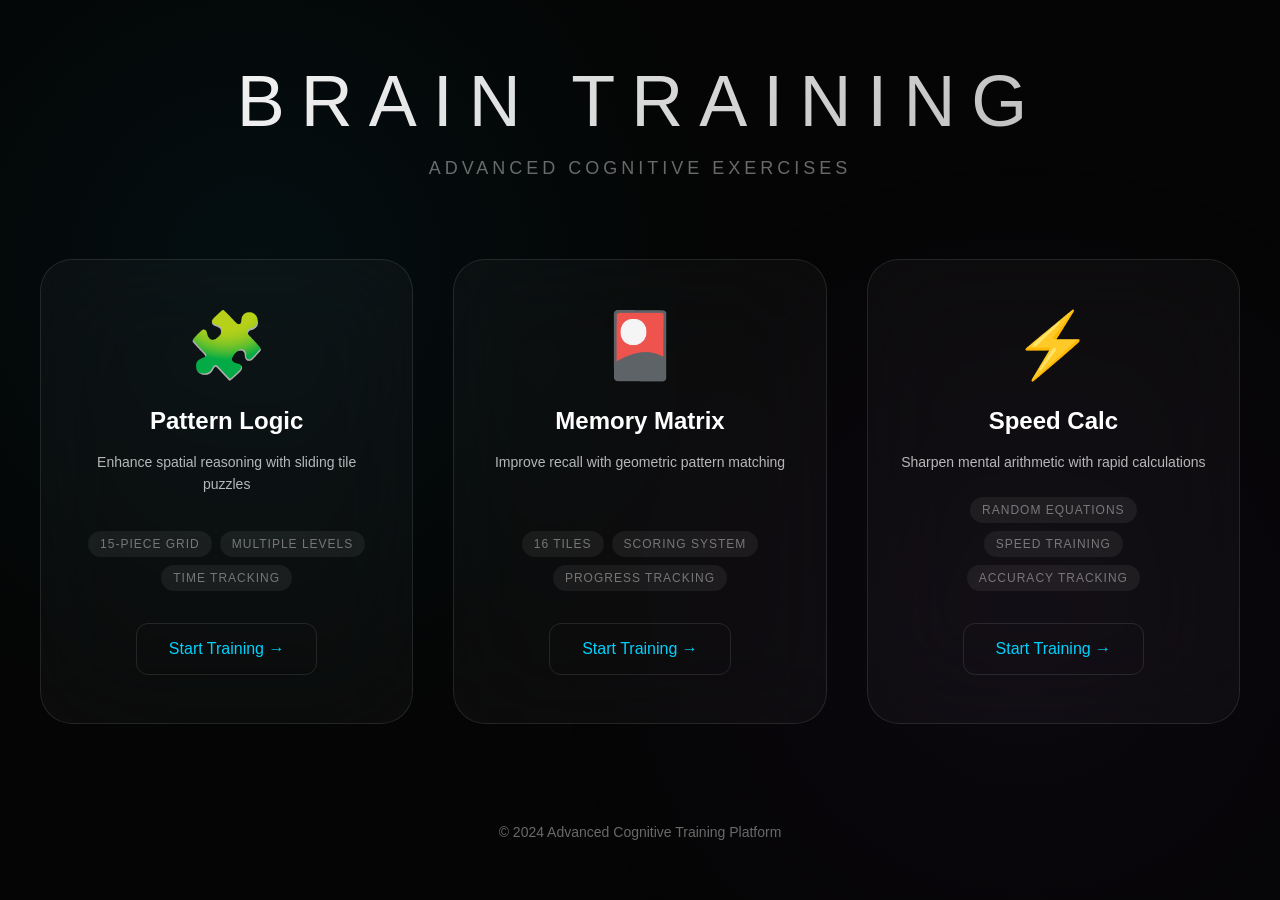
<file: index.html>
<!DOCTYPE html>
<html lang="en">
<head>
    <meta charset="UTF-8">
    <meta name="viewport" content="width=device-width, initial-scale=1.0">
    <title>Brain Training Portal</title>
    <meta name="description" content="Advanced cognitive training exercises for mental fitness">
    <link rel="stylesheet" href="style-mirage.css">
</head>
<body>
    <!-- Background Effect -->
    <div class="background-overlay"></div>
    
    <!-- Main Container -->
    <div class="brain-training-portal">
        <!-- Header -->
        <header class="portal-header">
            <h1 class="portal-title">Brain Training</h1>
            <p class="portal-subtitle">Advanced Cognitive Exercises</p>
        </header>
        
        <!-- Game Cards Grid -->
        <main class="games-grid">
            <!-- Pattern Logic Card -->
            <article class="game-card" data-game="pattern">
                <div class="card-content">
                    <div class="card-icon">🧩</div>
                    <h3 class="card-title">Pattern Logic</h3>
                    <p class="card-description">Enhance spatial reasoning with sliding tile puzzles</p>
                    <div class="card-features">
                        <span class="feature">15-Piece Grid</span>
                        <span class="feature">Multiple Levels</span>
                        <span class="feature">Time Tracking</span>
                    </div>
                    <a href="pattern.html" class="card-link">Start Training →</a>
                </div>
            </article>
            
            <!-- Memory Matrix Card -->
            <article class="game-card" data-game="matrix">
                <div class="card-content">
                    <div class="card-icon">🎴</div>
                    <h3 class="card-title">Memory Matrix</h3>
                    <p class="card-description">Improve recall with geometric pattern matching</p>
                    <div class="card-features">
                        <span class="feature">16 Tiles</span>
                        <span class="feature">Scoring System</span>
                        <span class="feature">Progress Tracking</span>
                    </div>
                    <a href="matrix.html" class="card-link">Start Training →</a>
                </div>
            </article>
            
            <!-- Speed Calc Card -->
            <article class="game-card" data-game="calc">
                <div class="card-content">
                    <div class="card-icon">⚡</div>
                    <h3 class="card-title">Speed Calc</h3>
                    <p class="card-description">Sharpen mental arithmetic with rapid calculations</p>
                    <div class="card-features">
                        <span class="feature">Random Equations</span>
                        <span class="feature">Speed Training</span>
                        <span class="feature">Accuracy Tracking</span>
                    </div>
                    <a href="calc.html" class="card-link">Start Training →</a>
                </div>
            </article>
        </main>
        
        <!-- Footer -->
        <footer class="portal-footer">
            <p>&copy; 2024 Advanced Cognitive Training Platform</p>
        </footer>
    </div>
    
    <!-- Scripts -->
    <script src="config.js"></script>
</body>
</html>
</file>
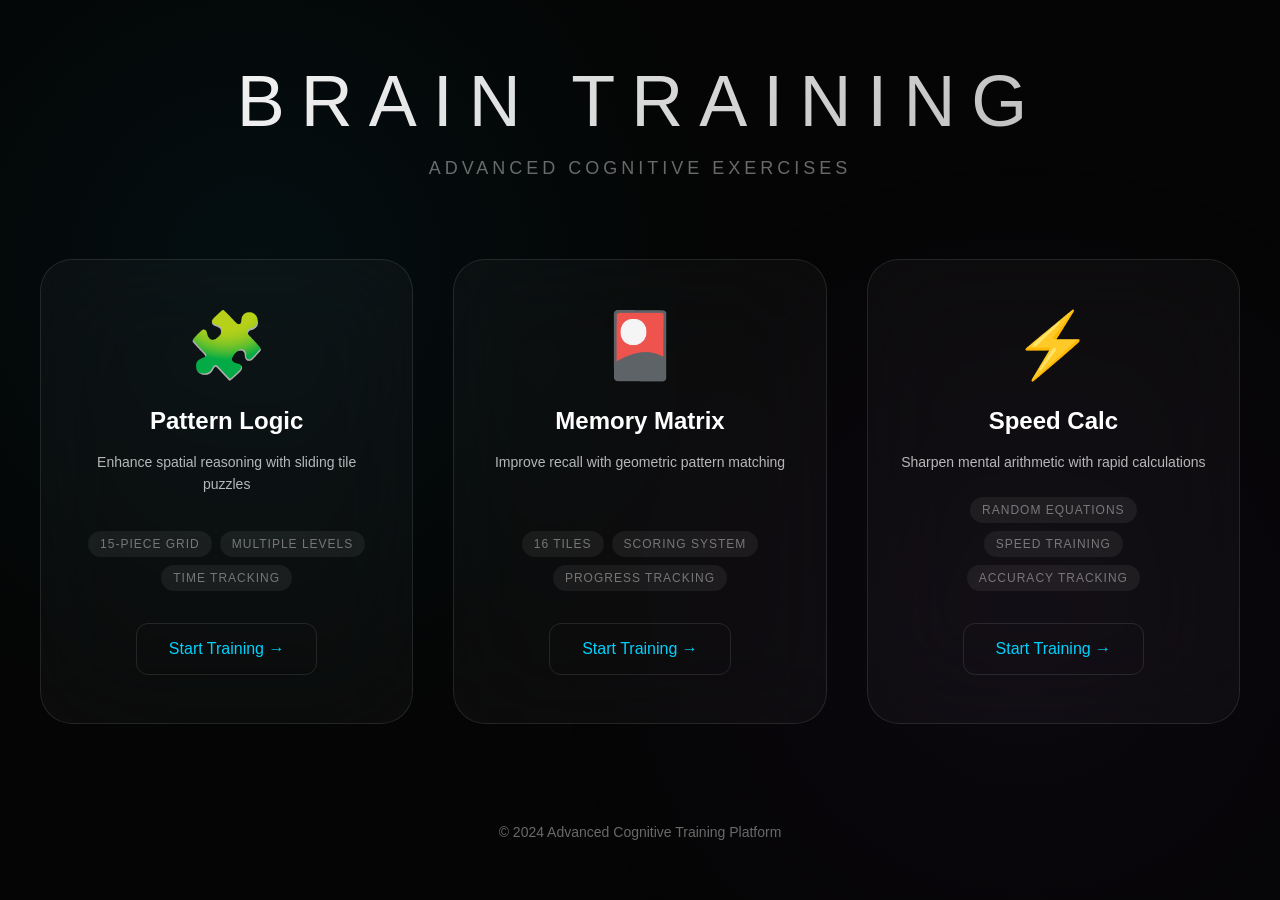
<file: index-mirage.html>
<!DOCTYPE html>
<html lang="en">
<head>
    <meta charset="UTF-8">
    <meta name="viewport" content="width=device-width, initial-scale=1.0">
    <title>Brain Training Portal</title>
    <meta name="description" content="Advanced cognitive training exercises for mental fitness">
    <link rel="stylesheet" href="style-mirage.css">
</head>
<body>
    <!-- Background Effect -->
    <div class="background-overlay"></div>
    
    <!-- Main Container -->
    <div class="brain-training-portal">
        <!-- Header -->
        <header class="portal-header">
            <h1 class="portal-title">Brain Training</h1>
            <p class="portal-subtitle">Advanced Cognitive Exercises</p>
        </header>
        
        <!-- Game Cards Grid -->
        <main class="games-grid">
            <!-- Pattern Logic Card -->
            <article class="game-card" data-game="pattern">
                <div class="card-content">
                    <div class="card-icon">🧩</div>
                    <h3 class="card-title">Pattern Logic</h3>
                    <p class="card-description">Enhance spatial reasoning with sliding tile puzzles</p>
                    <div class="card-features">
                        <span class="feature">15-Piece Grid</span>
                        <span class="feature">Multiple Levels</span>
                        <span class="feature">Time Tracking</span>
                    </div>
                    <a href="pattern.html" class="card-link">Start Training →</a>
                </div>
            </article>
            
            <!-- Memory Matrix Card -->
            <article class="game-card" data-game="matrix">
                <div class="card-content">
                    <div class="card-icon">🎴</div>
                    <h3 class="card-title">Memory Matrix</h3>
                    <p class="card-description">Improve recall with geometric pattern matching</p>
                    <div class="card-features">
                        <span class="feature">16 Tiles</span>
                        <span class="feature">Scoring System</span>
                        <span class="feature">Progress Tracking</span>
                    </div>
                    <a href="matrix.html" class="card-link">Start Training →</a>
                </div>
            </article>
            
            <!-- Speed Calc Card -->
            <article class="game-card" data-game="calc">
                <div class="card-content">
                    <div class="card-icon">⚡</div>
                    <h3 class="card-title">Speed Calc</h3>
                    <p class="card-description">Sharpen mental arithmetic with rapid calculations</p>
                    <div class="card-features">
                        <span class="feature">Random Equations</span>
                        <span class="feature">Speed Training</span>
                        <span class="feature">Accuracy Tracking</span>
                    </div>
                    <a href="calc.html" class="card-link">Start Training →</a>
                </div>
            </article>
        </main>
        
        <!-- Footer -->
        <footer class="portal-footer">
            <p>&copy; 2024 Advanced Cognitive Training Platform</p>
        </footer>
    </div>
    
    <!-- Scripts -->
    <script src="config.js"></script>
</body>
</html>
</file>
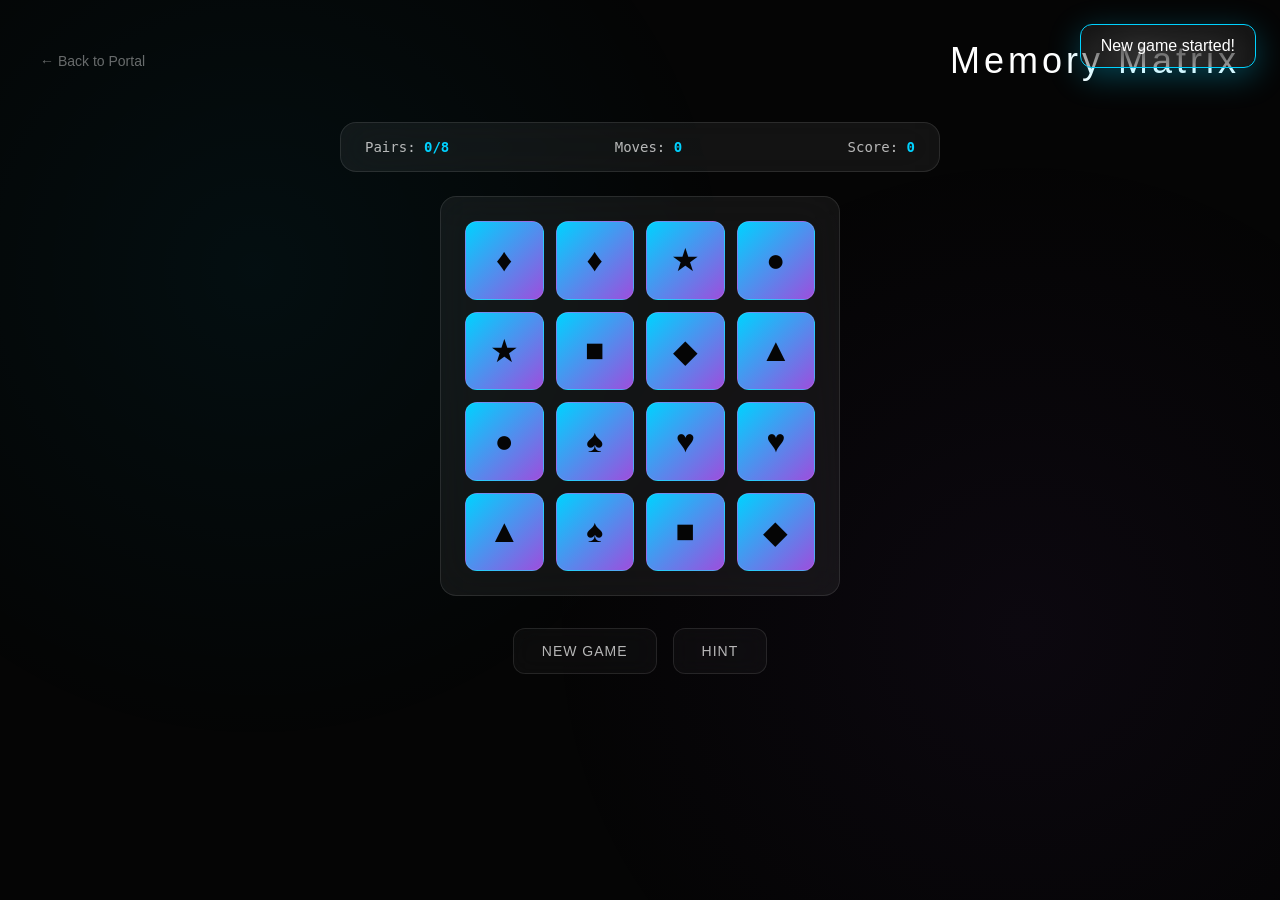
<file: matrix.html>
<!DOCTYPE html>
<html lang="en">
<head>
    <meta charset="UTF-8">
    <meta name="viewport" content="width=device-width, initial-scale=1.0">
    <title>Memory Matrix - Brain Training</title>
    <link rel="stylesheet" href="style-mirage.css">
</head>
<body>
    <div class="background-overlay"></div>
    
    <div class="game-page">
        <header class="game-header">
            <a href="index.html" class="back-link">← Back to Portal</a>
            <h1>Memory Matrix</h1>
        </header>
        
        <main class="game-main">
            <div class="game-stats">
                <div class="stat">Pairs: <span id="matrix-pairs">0/8</span></div>
                <div class="stat">Moves: <span id="matrix-moves">0</span></div>
                <div class="stat">Score: <span id="matrix-score">0</span></div>
            </div>
            
            <div id="matrix-grid" class="matrix-grid">
                <!-- Cards generated by JS -->
            </div>
            
            <div class="game-controls">
                <button id="matrix-new" class="glass-btn">New Game</button>
                <button id="matrix-hint" class="glass-btn">Hint</button>
            </div>
        </main>
    </div>
    
    <div id="notification-container" class="notification-container"></div>
    
    <script src="config.js"></script>
    <script src="matrix.js"></script>
</body>
</html>
</file>
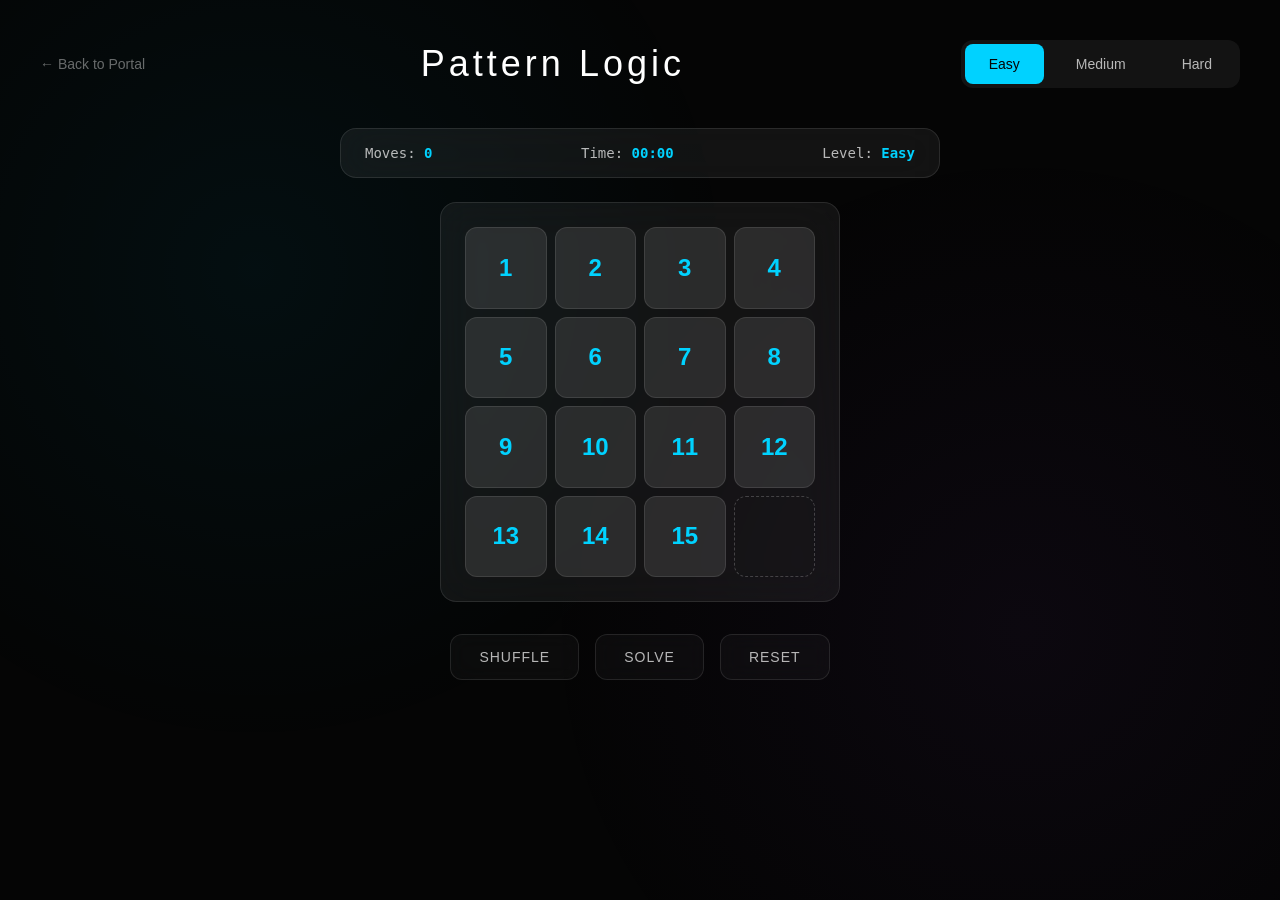
<file: pattern.html>
<!DOCTYPE html>
<html lang="en">
<head>
    <meta charset="UTF-8">
    <meta name="viewport" content="width=device-width, initial-scale=1.0">
    <title>Pattern Logic - Brain Training</title>
    <link rel="stylesheet" href="style-mirage.css">
</head>
<body>
    <div class="background-overlay"></div>
    
    <div class="game-page">
        <header class="game-header">
            <a href="index.html" class="back-link">← Back to Portal</a>
            <h1>Pattern Logic</h1>
            <div class="level-selector">
                <button class="level-btn active" data-level="easy">Easy</button>
                <button class="level-btn" data-level="medium">Medium</button>
                <button class="level-btn" data-level="hard">Hard</button>
            </div>
        </header>
        
        <main class="game-main">
            <div class="game-stats">
                <div class="stat">Moves: <span id="pattern-moves">0</span></div>
                <div class="stat">Time: <span id="pattern-time">00:00</span></div>
                <div class="stat">Level: <span id="pattern-level">Easy</span></div>
            </div>
            
            <div id="pattern-grid" class="pattern-grid">
                <!-- Tiles generated by JS -->
            </div>
            
            <div class="game-controls">
                <button id="pattern-shuffle" class="glass-btn">Shuffle</button>
                <button id="pattern-solve" class="glass-btn">Solve</button>
                <button id="pattern-reset" class="glass-btn">Reset</button>
            </div>
        </main>
    </div>
    
    <div id="notification-container" class="notification-container"></div>
    
    <script src="config.js"></script>
    <script src="pattern.js"></script>
</body>
</html>
</file>
<file: style-mirage.css>
/* PROJECT MIRAGE - Brain Training Portal Styles */

:root {
    --deep-charcoal: #050505;
    --midnight-dark: #0a0a0a;
    --midnight-medium: #0f0f0f;
    --glass-heavy: rgba(255, 255, 255, 0.03);
    --glass-medium: rgba(255, 255, 255, 0.06);
    --glass-light: rgba(255, 255, 255, 0.1);
    --glass-border: rgba(255, 255, 255, 0.1);
    --primary-neon: #00d2ff;
    --secondary-neon: #9d4edd;
    --success-neon: #00ff88;
    --warning-neon: #ff6b6b;
    --text-primary: #ffffff;
    --text-secondary: rgba(255, 255, 255, 0.7);
    --text-muted: rgba(255, 255, 255, 0.4);
    
    --font-primary: -apple-system, BlinkMacSystemFont, 'Segoe UI', Roboto, sans-serif;
    --font-mono: 'SF Mono', 'Monaco', 'Inconsolata', monospace;
    
    --blur-light: blur(10px);
    --blur-medium: blur(20px);
    --blur-heavy: blur(50px);
    
    --transition-fast: 0.15s ease;
    --transition-normal: 0.3s ease;
    --transition-slow: 0.5s ease;
}

* {
    margin: 0;
    padding: 0;
    box-sizing: border-box;
}

body {
    background: var(--deep-charcoal);
    color: var(--text-primary);
    font-family: var(--font-primary);
    min-height: 100vh;
    position: relative;
    overflow-x: hidden;
}

/* Background Effect */
.background-overlay {
    position: fixed;
    top: 0;
    left: 0;
    width: 100%;
    height: 100%;
    background: 
        radial-gradient(circle at 20% 30%, rgba(0, 210, 255, 0.05) 0%, transparent 40%),
        radial-gradient(circle at 80% 70%, rgba(157, 78, 221, 0.05) 0%, transparent 40%);
    pointer-events: none;
    z-index: -1;
    animation: ambient-glow 15s ease-in-out infinite;
}

@keyframes ambient-glow {
    0%, 100% { opacity: 0.5; }
    50% { opacity: 1; }
}

/* ==================== LANDING PORTAL ==================== */

.brain-training-portal {
    min-height: 100vh;
    display: flex;
    flex-direction: column;
    padding: 60px 40px;
}

.portal-header {
    text-align: center;
    margin-bottom: 80px;
}

.portal-title {
    font-size: 72px;
    font-weight: 200;
    letter-spacing: 16px;
    text-transform: uppercase;
    background: linear-gradient(135deg, var(--text-primary), var(--text-secondary));
    -webkit-background-clip: text;
    -webkit-text-fill-color: transparent;
    background-clip: text;
    margin-bottom: 16px;
}

.portal-subtitle {
    font-size: 18px;
    color: var(--text-muted);
    letter-spacing: 4px;
    text-transform: uppercase;
}

/* Games Grid */
.games-grid {
    display: grid;
    grid-template-columns: repeat(3, 1fr);
    gap: 40px;
    max-width: 1200px;
    margin: 0 auto;
    width: 100%;
}

/* Game Cards */
.game-card {
    background: var(--glass-heavy);
    backdrop-filter: var(--blur-heavy);
    border: 1px solid var(--glass-border);
    border-radius: 32px;
    padding: 48px 32px;
    transition: all var(--transition-normal);
    cursor: pointer;
}

.game-card:hover {
    background: var(--glass-medium);
    border-color: var(--primary-neon);
    transform: translateY(-8px);
    box-shadow: 0 30px 60px rgba(0, 0, 0, 0.5);
}

.card-content {
    display: flex;
    flex-direction: column;
    align-items: center;
    text-align: center;
    height: 100%;
}

.card-icon {
    font-size: 64px;
    margin-bottom: 24px;
}

.card-title {
    font-size: 24px;
    font-weight: 600;
    margin-bottom: 16px;
    color: var(--text-primary);
}

.card-description {
    font-size: 14px;
    color: var(--text-secondary);
    line-height: 1.6;
    margin-bottom: 24px;
    flex: 1;
}

.card-features {
    display: flex;
    flex-wrap: wrap;
    gap: 8px;
    justify-content: center;
    margin-bottom: 32px;
}

.feature {
    background: var(--glass-medium);
    padding: 6px 12px;
    border-radius: 20px;
    font-size: 12px;
    color: var(--text-muted);
    text-transform: uppercase;
    letter-spacing: 1px;
}

.card-link {
    background: transparent;
    border: 1px solid var(--glass-border);
    color: var(--primary-neon);
    padding: 16px 32px;
    border-radius: 12px;
    text-decoration: none;
    font-weight: 500;
    transition: all var(--transition-normal);
    display: inline-block;
}

.card-link:hover {
    background: var(--primary-neon);
    color: var(--deep-charcoal);
    border-color: var(--primary-neon);
}

.portal-footer {
    margin-top: auto;
    text-align: center;
    padding-top: 80px;
    color: var(--text-muted);
    font-size: 14px;
}

/* ==================== GAME PAGES ==================== */

.game-page {
    min-height: 100vh;
    padding: 40px;
}

.game-header {
    display: flex;
    align-items: center;
    justify-content: space-between;
    margin-bottom: 40px;
    flex-wrap: wrap;
    gap: 20px;
}

.back-link {
    color: var(--text-muted);
    text-decoration: none;
    font-size: 14px;
    transition: color var(--transition-fast);
}

.back-link:hover {
    color: var(--primary-neon);
}

.game-header h1 {
    font-size: 36px;
    font-weight: 300;
    letter-spacing: 4px;
}

.level-selector {
    display: flex;
    gap: 8px;
    background: var(--glass-medium);
    padding: 4px;
    border-radius: 12px;
}

.level-btn {
    background: transparent;
    border: none;
    color: var(--text-secondary);
    padding: 12px 24px;
    border-radius: 8px;
    cursor: pointer;
    font-size: 14px;
    font-weight: 500;
    transition: all var(--transition-normal);
}

.level-btn:hover {
    background: var(--glass-light);
    color: var(--text-primary);
}

.level-btn.active {
    background: var(--primary-neon);
    color: var(--deep-charcoal);
}

.game-main {
    max-width: 600px;
    margin: 0 auto;
}

.game-stats {
    display: flex;
    justify-content: space-between;
    margin-bottom: 24px;
    padding: 16px 24px;
    background: var(--glass-medium);
    backdrop-filter: var(--blur-medium);
    border-radius: 16px;
    border: 1px solid var(--glass-border);
}

.stat {
    font-size: 14px;
    color: var(--text-secondary);
    font-family: var(--font-mono);
}

.stat span {
    color: var(--primary-neon);
    font-weight: 600;
}

.game-controls {
    display: flex;
    gap: 16px;
    justify-content: center;
    margin-top: 32px;
}

.glass-btn {
    background: var(--glass-heavy);
    backdrop-filter: var(--blur-light);
    border: 1px solid var(--glass-border);
    color: var(--text-secondary);
    padding: 14px 28px;
    border-radius: 12px;
    cursor: pointer;
    font-size: 14px;
    font-weight: 500;
    transition: all var(--transition-normal);
    text-transform: uppercase;
    letter-spacing: 1px;
}

.glass-btn:hover {
    background: var(--glass-medium);
    border-color: var(--primary-neon);
    color: var(--primary-neon);
}

/* Pattern Grid */
.pattern-grid {
    display: grid;
    grid-template-columns: repeat(4, 1fr);
    gap: 8px;
    padding: 24px;
    background: var(--glass-medium);
    backdrop-filter: var(--blur-medium);
    border-radius: 16px;
    border: 1px solid var(--glass-border);
    max-width: 400px;
    margin: 0 auto;
}

.pattern-tile {
    aspect-ratio: 1;
    background: var(--glass-light);
    border: 1px solid var(--glass-border);
    border-radius: 12px;
    display: flex;
    align-items: center;
    justify-content: center;
    font-size: 24px;
    font-weight: 600;
    color: var(--primary-neon);
    cursor: pointer;
    transition: all var(--transition-fast);
    user-select: none;
}

.pattern-tile:hover {
    background: var(--glass-medium);
    transform: scale(1.05);
    border-color: var(--primary-neon);
}

.pattern-tile.empty {
    background: transparent;
    border: 1px dashed rgba(255, 255, 255, 0.2);
    cursor: default;
}

.pattern-tile.empty:hover {
    transform: none;
    border-color: rgba(255, 255, 255, 0.2);
}

/* Matrix Grid */
.matrix-grid {
    display: grid;
    grid-template-columns: repeat(4, 1fr);
    gap: 12px;
    padding: 24px;
    background: var(--glass-medium);
    backdrop-filter: var(--blur-medium);
    border-radius: 16px;
    border: 1px solid var(--glass-border);
    max-width: 400px;
    margin: 0 auto;
}

.matrix-card {
    aspect-ratio: 1;
    background: var(--glass-light);
    border: 1px solid var(--glass-border);
    border-radius: 12px;
    display: flex;
    align-items: center;
    justify-content: center;
    font-size: 32px;
    color: var(--primary-neon);
    cursor: pointer;
    transition: all var(--transition-normal);
}

.matrix-card:hover {
    background: var(--glass-medium);
    transform: scale(1.05);
}

/* Calc Challenge */
.calc-challenge {
    background: var(--glass-medium);
    backdrop-filter: var(--blur-medium);
    border: 1px solid var(--glass-border);
    border-radius: 24px;
    padding: 48px;
    text-align: center;
}

.equation-display {
    font-size: 48px;
    font-weight: 300;
    color: var(--primary-neon);
    font-family: var(--font-mono);
    margin-bottom: 40px;
    letter-spacing: 4px;
}

.answer-section {
    display: flex;
    gap: 16px;
    justify-content: center;
    margin-bottom: 40px;
}

.calc-input {
    background: var(--glass-heavy);
    border: 1px solid var(--glass-border);
    border-radius: 12px;
    padding: 16px 24px;
    color: var(--text-primary);
    font-size: 20px;
    font-family: var(--font-mono);
    width: 200px;
    text-align: center;
    outline: none;
    transition: all var(--transition-normal);
}

.calc-input:focus {
    border-color: var(--primary-neon);
    box-shadow: 0 0 20px rgba(0, 210, 255, 0.3);
}

/* ==================== PRIVATE INTERFACE ==================== */

.hidden-layer {
    display: none !important;
}

.active-layer {
    display: flex !important;
}

#private-interface {
    position: fixed;
    top: 0;
    left: 0;
    width: 100%;
    height: 100%;
    background: var(--deep-charcoal);
    z-index: 1000;
}

.private-container {
    display: flex;
    width: 100%;
    height: 100%;
}

.private-sidebar {
    width: 300px;
    background: var(--glass-heavy);
    backdrop-filter: var(--blur-heavy);
    border-right: 1px solid var(--glass-border);
    padding: 24px;
    display: flex;
    flex-direction: column;
    gap: 24px;
}

.connection-status {
    display: flex;
    align-items: center;
    gap: 12px;
    padding: 16px;
    background: var(--glass-medium);
    border-radius: 12px;
    font-size: 14px;
    color: var(--text-secondary);
}

.pulse-indicator {
    width: 10px;
    height: 10px;
    border-radius: 50%;
    position: relative;
}

.pulse-indicator.online {
    background: var(--success-neon);
    box-shadow: 0 0 10px var(--success-neon);
    animation: pulse-ring 2s infinite;
}

@keyframes pulse-ring {
    0% { box-shadow: 0 0 0 0 rgba(0, 255, 136, 0.7), 0 0 10px var(--success-neon); }
    70% { box-shadow: 0 0 0 10px rgba(0, 255, 136, 0), 0 0 10px var(--success-neon); }
    100% { box-shadow: 0 0 0 0 rgba(0, 255, 136, 0), 0 0 10px var(--success-neon); }
}

.assistant-info {
    display: flex;
    align-items: center;
    gap: 16px;
    padding: 20px;
    background: var(--glass-medium);
    border-radius: 16px;
}

.assistant-avatar {
    font-size: 40px;
}

.assistant-details h4 {
    font-size: 16px;
    font-weight: 600;
    margin-bottom: 4px;
}

.status-online {
    font-size: 12px;
    color: var(--success-neon);
}

/* Search */
.search-container {
    position: relative;
}

.search-trigger {
    width: 40px;
    height: 40px;
    background: var(--glass-medium);
    border: 1px solid var(--glass-border);
    border-radius: 10px;
    display: flex;
    align-items: center;
    justify-content: center;
    cursor: pointer;
    font-size: 18px;
    transition: all var(--transition-normal);
}

.search-trigger:hover {
    background: var(--glass-light);
    border-color: var(--primary-neon);
}

.search-input-wrapper {
    position: absolute;
    top: 0;
    left: 50px;
    width: 0;
    overflow: hidden;
    transition: width var(--transition-normal);
}

.search-input-wrapper.expanded {
    width: 180px;
}

.search-input-wrapper input {
    width: 100%;
    background: var(--glass-medium);
    backdrop-filter: var(--blur-light);
    border: 1px solid var(--glass-border);
    border-radius: 10px;
    padding: 10px 14px;
    color: white;
    font-size: 14px;
    outline: none;
}

.contact-list {
    flex: 1;
    overflow-y: auto;
}

.contact-item {
    display: flex;
    align-items: center;
    gap: 12px;
    padding: 12px;
    background: var(--glass-medium);
    border-radius: 12px;
    margin-bottom: 8px;
    cursor: pointer;
    transition: all var(--transition-fast);
}

.contact-item:hover {
    background: var(--glass-light);
    transform: translateX(4px);
}

.contact-avatar {
    width: 36px;
    height: 36px;
    border-radius: 50%;
    background: linear-gradient(135deg, var(--primary-neon), var(--secondary-neon));
    display: flex;
    align-items: center;
    justify-content: center;
    font-size: 14px;
    font-weight: 600;
    color: var(--deep-charcoal);
}

.contact-info {
    flex: 1;
}

.contact-name {
    font-size: 14px;
    font-weight: 500;
    margin-bottom: 2px;
}

.contact-status {
    font-size: 12px;
    color: var(--text-muted);
}

.contact-status.online {
    color: var(--success-neon);
}

/* Private Main */
.private-main {
    flex: 1;
    display: flex;
    flex-direction: column;
    background: var(--glass-heavy);
}

.chat-header {
    padding: 24px 32px;
    border-bottom: 1px solid var(--glass-border);
    display: flex;
    justify-content: space-between;
    align-items: center;
}

.chat-header h3 {
    font-size: 18px;
    font-weight: 600;
}

.encryption-badge {
    font-size: 12px;
    color: var(--success-neon);
    font-family: var(--font-mono);
}

.chat-messages {
    flex: 1;
    padding: 24px 32px;
    overflow-y: auto;
    display: flex;
    flex-direction: column;
    gap: 16px;
}

.message {
    max-width: 70%;
    padding: 16px 20px;
    border-radius: 16px;
    font-size: 14px;
    line-height: 1.5;
}

.message.user {
    align-self: flex-end;
    background: linear-gradient(135deg, var(--primary-neon), var(--secondary-neon));
    color: var(--deep-charcoal);
}

.message.system {
    align-self: flex-start;
    background: var(--glass-medium);
    border: 1px solid var(--glass-border);
}

.chat-input-area {
    padding: 24px 32px;
    border-top: 1px solid var(--glass-border);
    display: flex;
    gap: 16px;
}

.chat-input-area input {
    flex: 1;
    background: var(--glass-medium);
    border: 1px solid var(--glass-border);
    border-radius: 12px;
    padding: 16px 20px;
    color: var(--text-primary);
    font-size: 14px;
    outline: none;
    transition: all var(--transition-normal);
}

.chat-input-area input:focus {
    border-color: var(--primary-neon);
    box-shadow: 0 0 15px rgba(0, 210, 255, 0.2);
}

.send-btn {
    background: linear-gradient(135deg, var(--primary-neon), var(--secondary-neon));
    border: none;
    border-radius: 12px;
    padding: 16px 24px;
    color: var(--deep-charcoal);
    font-weight: 600;
    cursor: pointer;
    transition: all var(--transition-normal);
}

.send-btn:hover {
    transform: translateY(-2px);
    box-shadow: 0 8px 25px rgba(0, 210, 255, 0.4);
}

/* Notifications */
.notification-container {
    position: fixed;
    top: 24px;
    right: 24px;
    z-index: 10000;
    display: flex;
    flex-direction: column;
    gap: 8px;
}

.notification {
    background: var(--glass-medium);
    backdrop-filter: var(--blur-medium);
    border: 1px solid var(--primary-neon);
    border-radius: 12px;
    padding: 16px 24px;
    color: white;
    font-weight: 500;
    box-shadow: 0 8px 32px rgba(0, 210, 255, 0.3);
    animation: slideInRight 0.3s ease;
    max-width: 300px;
}

@keyframes slideInRight {
    from { opacity: 0; transform: translateX(100px); }
    to { opacity: 1; transform: translateX(0); }
}

/* Responsive */
@media (max-width: 1024px) {
    .games-grid {
        grid-template-columns: 1fr;
        max-width: 500px;
    }
    
    .portal-title {
        font-size: 48px;
        letter-spacing: 8px;
    }
    
    .private-sidebar {
        width: 250px;
    }
}

@media (max-width: 768px) {
    .brain-training-portal {
        padding: 40px 24px;
    }
    
    .portal-title {
        font-size: 36px;
        letter-spacing: 4px;
    }
    
    .game-card {
        padding: 32px 24px;
    }
    
    .game-header {
        flex-direction: column;
        align-items: flex-start;
    }
    
    .private-sidebar {
        display: none;
    }
}

/* ========================================
   INSTAGRAM-STYLE CHAT INTERFACE
   ======================================== */

.insta-container {
    display: flex;
    height: 100vh;
    background: var(--glass-heavy);
}

/* Instagram Sidebar (Left) */
.insta-sidebar {
    width: 350px;
    background: var(--glass-medium);
    backdrop-filter: var(--blur-heavy);
    border-right: 1px solid var(--glass-border);
    display: flex;
    flex-direction: column;
    padding: 24px;
}

/* Current User Header */
.current-user-header {
    display: flex;
    align-items: center;
    gap: 16px;
    padding-bottom: 24px;
    border-bottom: 1px solid var(--glass-border);
    margin-bottom: 20px;
}

.current-avatar {
    width: 56px;
    height: 56px;
    border-radius: 50%;
    object-fit: cover;
    border: 2px solid var(--primary-neon);
    padding: 2px;
    background: var(--deep-charcoal);
}

.current-user-info {
    flex: 1;
}

.current-name {
    font-size: 18px;
    font-weight: 600;
    margin-bottom: 4px;
}

.current-status {
    font-size: 13px;
    color: var(--text-muted);
    display: flex;
    align-items: center;
    gap: 6px;
}

.pulse-dot {
    width: 8px;
    height: 8px;
    border-radius: 50%;
    background: var(--success-neon);
    animation: pulse-dot 2s infinite;
}

@keyframes pulse-dot {
    0%, 100% { opacity: 1; transform: scale(1); }
    50% { opacity: 0.5; transform: scale(1.2); }
}

/* Vault Status */
.vault-status {
    display: flex;
    align-items: center;
    gap: 14px;
    padding: 16px;
    background: var(--glass-light);
    border-radius: 16px;
    margin-bottom: 24px;
}

.status-icon {
    font-size: 24px;
}

.status-title {
    font-weight: 600;
    font-size: 14px;
}

.status-subtitle {
    font-size: 12px;
    color: var(--success-neon);
}

/* Stories Section */
.stories-section {
    flex: 1;
    overflow-y: auto;
}

.stories-header {
    display: flex;
    justify-content: space-between;
    align-items: center;
    margin-bottom: 16px;
}

.stories-header h4 {
    font-size: 14px;
    font-weight: 600;
    text-transform: uppercase;
    letter-spacing: 1px;
    color: var(--text-muted);
}

.online-count {
    background: var(--primary-neon);
    color: var(--deep-charcoal);
    font-size: 11px;
    font-weight: 700;
    padding: 2px 8px;
    border-radius: 10px;
}

/* Story Items */
.stories-list {
    display: flex;
    flex-direction: column;
    gap: 12px;
}

.story-item {
    display: flex;
    align-items: center;
    gap: 14px;
    padding: 10px;
    border-radius: 14px;
    cursor: pointer;
    transition: all var(--transition-fast);
    position: relative;
}

.story-item:hover {
    background: var(--glass-light);
}

.story-ring {
    width: 52px;
    height: 52px;
    border-radius: 50%;
    padding: 3px;
    background: var(--glass-medium);
    position: relative;
}

.story-ring.online-ring {
    background: linear-gradient(45deg, #f09433 0%, #e6683c 25%, #dc2743 50%, #cc2366 75%, #bc1888 100%);
}

.story-avatar {
    width: 100%;
    height: 100%;
    border-radius: 50%;
    object-fit: cover;
    border: 2px solid var(--deep-charcoal);
}

.story-name {
    font-size: 14px;
    font-weight: 500;
}

.online-indicator {
    position: absolute;
    bottom: 2px;
    right: 2px;
    width: 14px;
    height: 14px;
    background: var(--success-neon);
    border-radius: 50%;
    border: 2px solid var(--deep-charcoal);
}

/* Sidebar Search */
.sidebar-search {
    display: flex;
    align-items: center;
    gap: 12px;
    padding: 12px 16px;
    background: var(--glass-light);
    border-radius: 12px;
    margin-top: 16px;
}

.sidebar-search input {
    flex: 1;
    background: transparent;
    border: none;
    color: white;
    font-size: 14px;
    outline: none;
}

.sidebar-search input::placeholder {
    color: var(--text-muted);
}

/* Instagram Main (Right) */
.insta-main {
    flex: 1;
    display: flex;
    flex-direction: column;
    background: var(--glass-heavy);
}

/* Chat Header */
.chat-header {
    padding: 20px 32px;
    border-bottom: 1px solid var(--glass-border);
    display: flex;
    justify-content: space-between;
    align-items: center;
    background: var(--glass-medium);
    backdrop-filter: var(--blur-medium);
    user-select: none;
}

.chat-header-info h3 {
    font-size: 18px;
    font-weight: 600;
    margin-bottom: 4px;
}

.header-subtitle {
    font-size: 12px;
    color: var(--success-neon);
}

.chat-header-actions {
    display: flex;
    gap: 12px;
}

.header-btn {
    width: 40px;
    height: 40px;
    border-radius: 50%;
    background: var(--glass-light);
    border: 1px solid var(--glass-border);
    display: flex;
    align-items: center;
    justify-content: center;
    cursor: pointer;
    font-size: 18px;
    transition: all var(--transition-fast);
}

.header-btn:hover {
    background: var(--glass-medium);
    border-color: var(--primary-neon);
}

/* Chat Messages */
.chat-messages {
    flex: 1;
    padding: 24px 32px;
    overflow-y: auto;
    display: flex;
    flex-direction: column;
    gap: 8px;
}

/* Message Styles */
.message {
    display: flex;
    gap: 12px;
    max-width: 75%;
    animation: messageAppear 0.3s ease;
}

@keyframes messageAppear {
    from { opacity: 0; transform: translateY(10px); }
    to { opacity: 1; transform: translateY(0); }
}

.message-sent {
    align-self: flex-end;
    flex-direction: row-reverse;
}

.message-received {
    align-self: flex-start;
}

.message-avatar {
    width: 32px;
    height: 32px;
    border-radius: 50%;
    object-fit: cover;
    flex-shrink: 0;
}

.message-content {
    background: var(--glass-medium);
    border: 1px solid var(--glass-border);
    border-radius: 18px;
    padding: 12px 16px;
    max-width: calc(100% - 44px);
}

.message-sent .message-content {
    background: linear-gradient(135deg, var(--primary-neon), var(--secondary-neon));
    color: var(--deep-charcoal);
    border: none;
}

.message-sender {
    font-size: 12px;
    font-weight: 600;
    margin-bottom: 4px;
    color: var(--primary-neon);
}

.message-text {
    font-size: 14px;
    line-height: 1.5;
    word-wrap: break-word;
}

.message-media {
    margin-bottom: 8px;
    border-radius: 12px;
    overflow: hidden;
}

.media-preview {
    max-width: 100%;
    max-height: 300px;
    border-radius: 12px;
    cursor: pointer;
    transition: transform var(--transition-fast);
}

.media-preview:hover {
    transform: scale(1.02);
}

.message-time {
    font-size: 11px;
    color: var(--text-muted);
    margin-top: 4px;
    text-align: right;
}

.message-sent .message-time {
    color: rgba(5, 5, 5, 0.6);
}

/* Chat Input Container */
.chat-input-container {
    padding: 20px 32px;
    border-top: 1px solid var(--glass-border);
    background: var(--glass-medium);
}

.chat-input-wrapper {
    display: flex;
    align-items: center;
    gap: 12px;
    background: var(--glass-light);
    border-radius: 24px;
    padding: 8px 16px;
}

.attachment-btn {
    width: 40px;
    height: 40px;
    border-radius: 50%;
    background: transparent;
    border: none;
    font-size: 20px;
    cursor: pointer;
    display: flex;
    align-items: center;
    justify-content: center;
    transition: all var(--transition-fast);
}

.attachment-btn:hover {
    background: var(--glass-medium);
    transform: scale(1.1);
}

.chat-input-wrapper input {
    flex: 1;
    background: transparent;
    border: none;
    color: white;
    font-size: 15px;
    padding: 8px;
    outline: none;
}

.chat-input-wrapper input::placeholder {
    color: var(--text-muted);
}

.send-btn {
    width: 40px;
    height: 40px;
    border-radius: 50%;
    background: var(--primary-neon);
    border: none;
    color: var(--deep-charcoal);
    font-size: 18px;
    cursor: pointer;
    display: flex;
    align-items: center;
    justify-content: center;
    transition: all var(--transition-fast);
}

.send-btn:hover {
    background: var(--secondary-neon);
    transform: scale(1.1);
}

/* Settings Menu */
.settings-menu {
    position: absolute;
    background: var(--glass-heavy);
    backdrop-filter: var(--blur-heavy);
    border: 1px solid var(--glass-border);
    border-radius: 12px;
    padding: 8px 0;
    min-width: 200px;
    box-shadow: 0 10px 40px rgba(0, 0, 0, 0.5);
}

.settings-item {
    padding: 12px 20px;
    font-size: 14px;
    cursor: pointer;
    transition: background var(--transition-fast);
    display: flex;
    align-items: center;
    gap: 12px;
}

.settings-item:hover {
    background: var(--glass-medium);
}

.settings-item.danger {
    color: #ff6b6b;
}

.settings-item.danger:hover {
    background: rgba(255, 107, 107, 0.1);
}

/* Profile Setup Modal */
.glass-modal {
    position: fixed;
    top: 0;
    left: 0;
    width: 100%;
    height: 100%;
    background: rgba(0, 0, 0, 0.8);
    backdrop-filter: blur(20px);
    display: flex;
    align-items: center;
    justify-content: center;
    z-index: 10000;
}

.modal-content {
    background: var(--glass-heavy);
    border: 1px solid var(--glass-border);
    border-radius: 24px;
    padding: 40px;
    max-width: 400px;
    width: 90%;
    text-align: center;
}

.modal-content h2 {
    font-size: 24px;
    margin-bottom: 8px;
}

.modal-content > p {
    color: var(--text-muted);
    margin-bottom: 32px;
}

.profile-form {
    display: flex;
    flex-direction: column;
    gap: 20px;
}

.avatar-upload {
    display: flex;
    flex-direction: column;
    align-items: center;
    gap: 12px;
}

.avatar-preview {
    width: 100px;
    height: 100px;
    border-radius: 50%;
    background: var(--glass-medium);
    display: flex;
    align-items: center;
    justify-content: center;
    font-size: 48px;
    overflow: hidden;
    border: 3px solid var(--primary-neon);
    padding: 3px;
}

.glass-input {
    background: var(--glass-medium);
    border: 1px solid var(--glass-border);
    border-radius: 12px;
    padding: 14px 18px;
    color: white;
    font-size: 15px;
    outline: none;
    transition: all var(--transition-fast);
    width: 100%;
}

.glass-input:focus {
    border-color: var(--primary-neon);
    box-shadow: 0 0 15px rgba(0, 210, 255, 0.2);
}

.glass-input::placeholder {
    color: var(--text-muted);
}

textarea.glass-input {
    resize: none;
    min-height: 80px;
}

.glass-btn.primary {
    background: linear-gradient(135deg, var(--primary-neon), var(--secondary-neon));
    color: var(--deep-charcoal);
    font-weight: 600;
    padding: 14px 24px;
    border: none;
    border-radius: 12px;
    cursor: pointer;
    font-size: 15px;
    transition: all var(--transition-normal);
}

.glass-btn.primary:hover {
    transform: translateY(-2px);
    box-shadow: 0 8px 25px rgba(0, 210, 255, 0.4);
}

/* Profile Settings Button */
.profile-settings-btn {
    display: flex;
    align-items: center;
    justify-content: center;
    gap: 10px;
    padding: 14px 20px;
    margin-top: 16px;
    background: var(--glass-light);
    border: 1px solid var(--glass-border);
    border-radius: 12px;
    color: white;
    font-size: 14px;
    font-weight: 500;
    cursor: pointer;
    transition: all var(--transition-fast);
    width: 100%;
}

.profile-settings-btn:hover {
    background: var(--glass-medium);
    border-color: var(--primary-neon);
    box-shadow: 0 4px 20px rgba(0, 210, 255, 0.2);
}

/* Luna Alpha Bot Styling */
.bot-contact .story-ring {
    background: linear-gradient(45deg, var(--primary-neon), var(--secondary-neon), var(--accent-purple));
    animation: botPulse 3s infinite;
}

@keyframes botPulse {
    0%, 100% { box-shadow: 0 0 5px var(--primary-neon); }
    50% { box-shadow: 0 0 20px var(--secondary-neon), 0 0 40px var(--primary-neon); }
}

.bot-badge {
    position: absolute;
    bottom: -2px;
    right: -2px;
    width: 20px;
    height: 20px;
    background: var(--deep-charcoal);
    border-radius: 50%;
    display: flex;
    align-items: center;
    justify-content: center;
    font-size: 12px;
    border: 2px solid var(--deep-charcoal);
}

.bot-ring {
    background: linear-gradient(135deg, #00d2ff, #3a7bd5, #00d2ff);
    background-size: 200% 200%;
    animation: gradientShift 3s ease infinite;
}

@keyframes gradientShift {
    0% { background-position: 0% 50%; }
    50% { background-position: 100% 50%; }
    100% { background-position: 0% 50%; }
}

/* Responsive for Instagram Layout */
@media (max-width: 900px) {
    .insta-sidebar {
        width: 280px;
    }
}

@media (max-width: 700px) {
    .insta-container {
        flex-direction: column;
    }
    
    .insta-sidebar {
        width: 100%;
        height: auto;
        max-height: 200px;
        border-right: none;
        border-bottom: 1px solid var(--glass-border);
    }
    
    .stories-section {
        display: none;
    }
}
</file>
